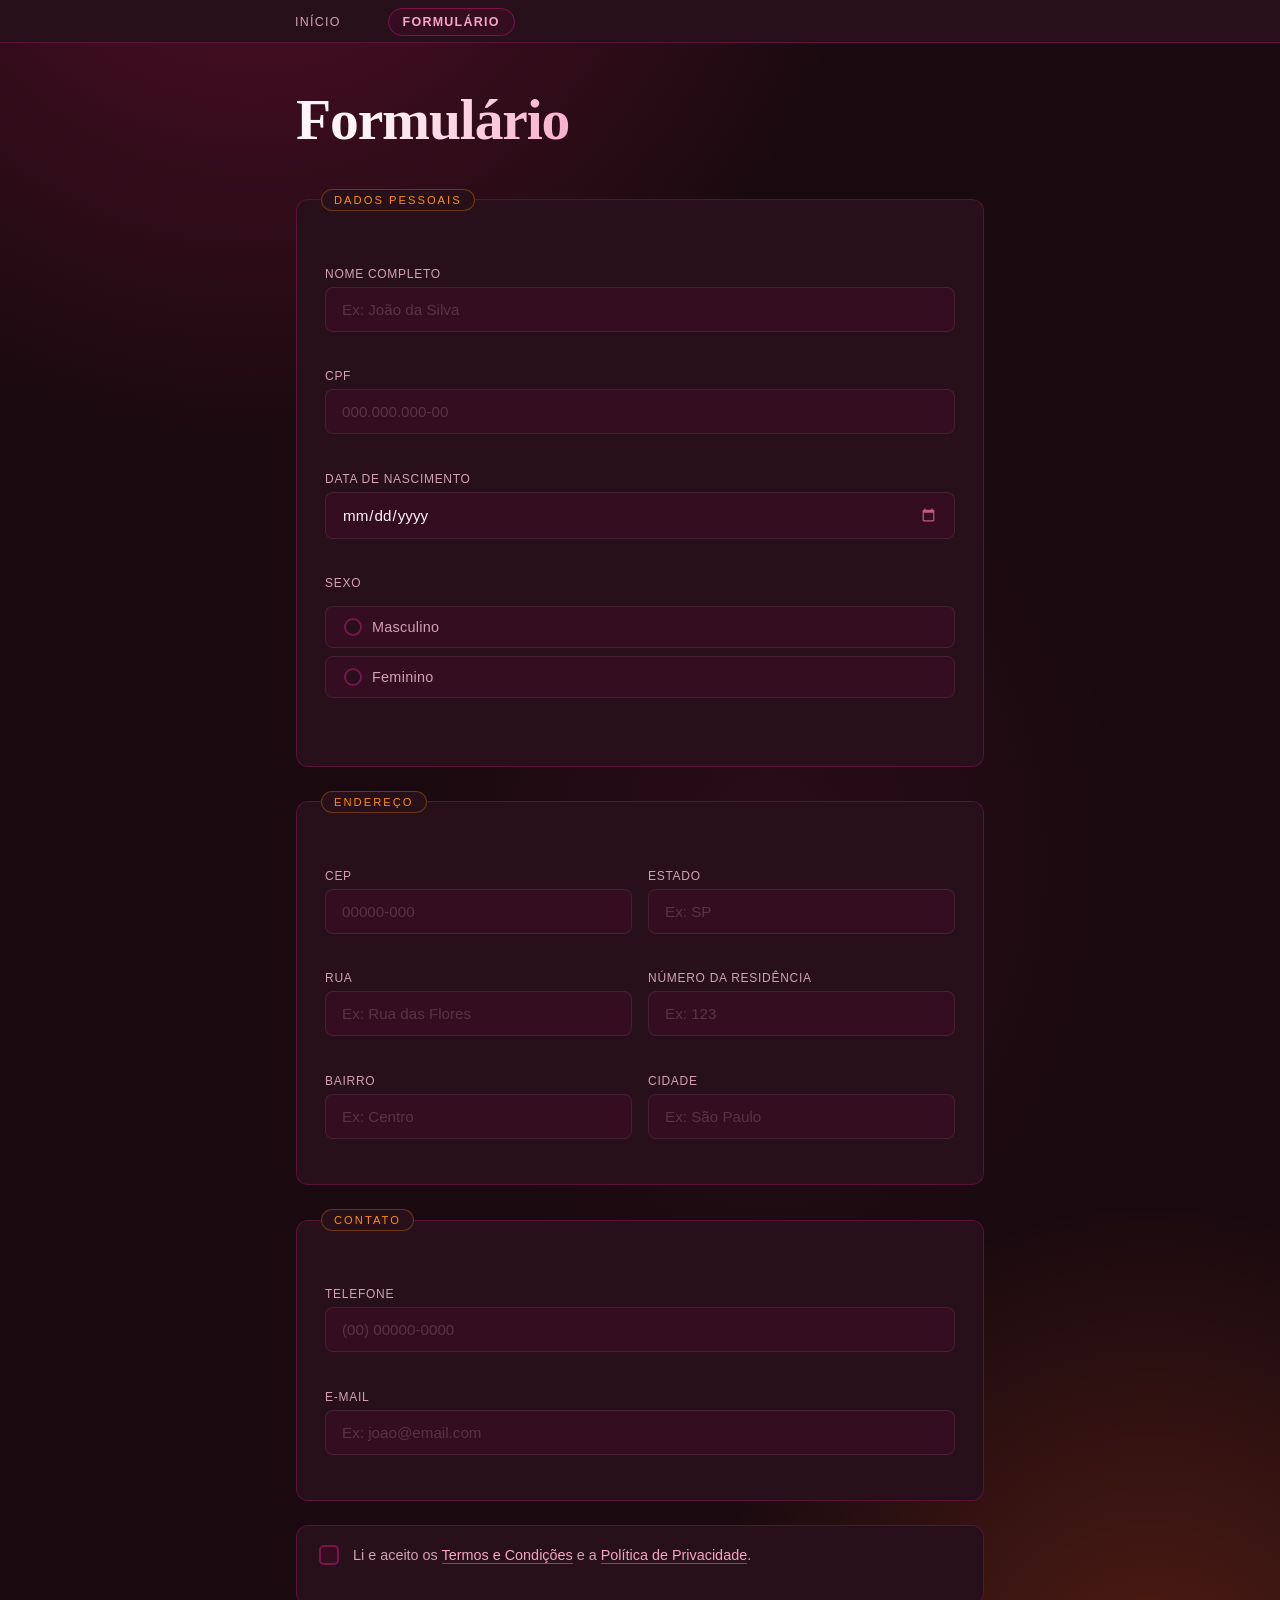
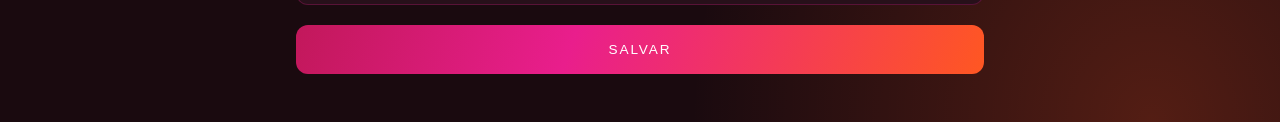
<file: index.html>
<!DOCTYPE html>
<html lang="pt-br">
  <head>
    <meta charset="UTF-8">
    <meta name="viewport" content="width=device-width, initial-scale=1.0">
    <link rel="stylesheet" href="styles.css">
    <title>Formulário</title>
  </head>
  <body>
    <header>
      <nav aria-label="Navegação principal">
        <ul class="nav">
          <li>
            <a href="index.html">Início</a>
          </li>
          <li>
            <a href="tabela.html" aria-current="page">Formulário</a>
          </li>
        </ul>
      </nav>
    </header>

    <main>
      <form id="formulario" novalidate>
        <h1>Formulário</h1>

        <fieldset>
          <legend>Dados Pessoais</legend>
          <p>
            <label for="nome">
              Nome Completo
              <input type="text" name="nome" id="nome" placeholder="Ex: João da Silva" required>
              <span class="erro" id="erro-nome"></span>
            </label>
          </p>
          <p>
            <label for="cpf">
              CPF
              <input type="text" name="cpf" id="cpf" placeholder="000.000.000-00" maxlength="14" required aria-describedby="cpf-ajuda">
              <small class="hidden" id="cpf-ajuda">Digite apenas números</small>
              <span class="erro" id="erro-cpf"></span>
            </label>
          </p>
          <p>
            <label for="data-de-nascimento">
              Data de nascimento
              <input type="date" name="data-de-nascimento" id="data-de-nascimento" required>
              <span class="erro" id="erro-data-de-nascimento"></span>
            </label>
          </p>
          <p>
            <fieldset class="radio-fieldset">
              <legend class="radio-legend">Sexo</legend>
              <label class="radio-label" for="masculino">
                <input type="radio" name="sexo" id="masculino" value="masculino" required>
                <span class="radio-custom" aria-hidden="true"></span>
                Masculino
              </label>
              <label class="radio-label" for="feminino">
                <input type="radio" name="sexo" id="feminino" value="feminino">
                <span class="radio-custom" aria-hidden="true"></span>
                Feminino
              </label>
              <span class="erro" id="erro-sexo"></span>
            </fieldset>
          </p>
        </fieldset>

        <fieldset>
          <legend>Endereço</legend>
          <p>
            <label for="cep">
              CEP
              <input type="text" name="cep" id="cep" placeholder="00000-000" maxlength="9" required aria-describedby="cep-ajuda">
              <small class="hidden" id="cep-ajuda">Digite apenas números</small>
              <span class="erro" id="erro-cep"></span>
            </label>
            <label for="estado">
              Estado
              <input type="text" name="estado" id="estado" placeholder="Ex: SP" maxlength="2" required>
              <span class="erro" id="erro-estado"></span>
            </label>
          </p>
          <p>
            <label for="rua">
              Rua
              <input type="text" name="rua" id="rua" placeholder="Ex: Rua das Flores" required>
              <span class="erro" id="erro-rua"></span>
            </label>
            <label for="numero-da-residencia">
              Número da residência
              <input type="text" name="numero-da-residencia" id="numero-da-residencia" placeholder="Ex: 123" required>
              <span class="erro" id="erro-numero-da-residencia"></span>
            </label>
          </p>
          <p>
            <label for="bairro">
              Bairro
              <input type="text" name="bairro" id="bairro" placeholder="Ex: Centro" required>
              <span class="erro" id="erro-bairro"></span>
            </label>
            <label for="cidade">
              Cidade
              <input type="text" name="cidade" id="cidade" placeholder="Ex: São Paulo" required>
              <span class="erro" id="erro-cidade"></span>
            </label>
          </p>
        </fieldset>

        <fieldset>
          <legend>Contato</legend>
          <p>
            <label for="telefone">
              Telefone
              <input type="tel" name="telefone" id="telefone" placeholder="(00) 00000-0000" maxlength="15" required aria-describedby="tel-ajuda">
              <small class="hidden" id="tel-ajuda">Digite apenas números</small>
              <span class="erro" id="erro-telefone"></span>
            </label>
          </p>
          <p>
            <label for="email">
              E-mail
              <input type="email" name="email" id="email" placeholder="Ex: joao@email.com" required>
              <span class="erro" id="erro-email"></span>
            </label>
          </p>
        </fieldset>

        <p class="termos-wrapper" id="termos-wrapper">
          <label class="termos-label" for="termos">
            <input type="checkbox" name="termos" id="termos" required>
            <span class="termos-custom" aria-hidden="true"></span>
            <span class="termos-texto">
              Li e aceito os <a href="#" class="termos-link">Termos e Condições</a> e a
              <a href="#" class="termos-link">Política de Privacidade</a>.
            </span>
          </label>
          <span class="erro" id="erro-termos"></span>
        </p>

        <button type="submit" class="btn-submit"><span>Salvar</span></button>
      </form>
    </main>

    <script src="script.js"></script>
  </body>
</html>
</file>
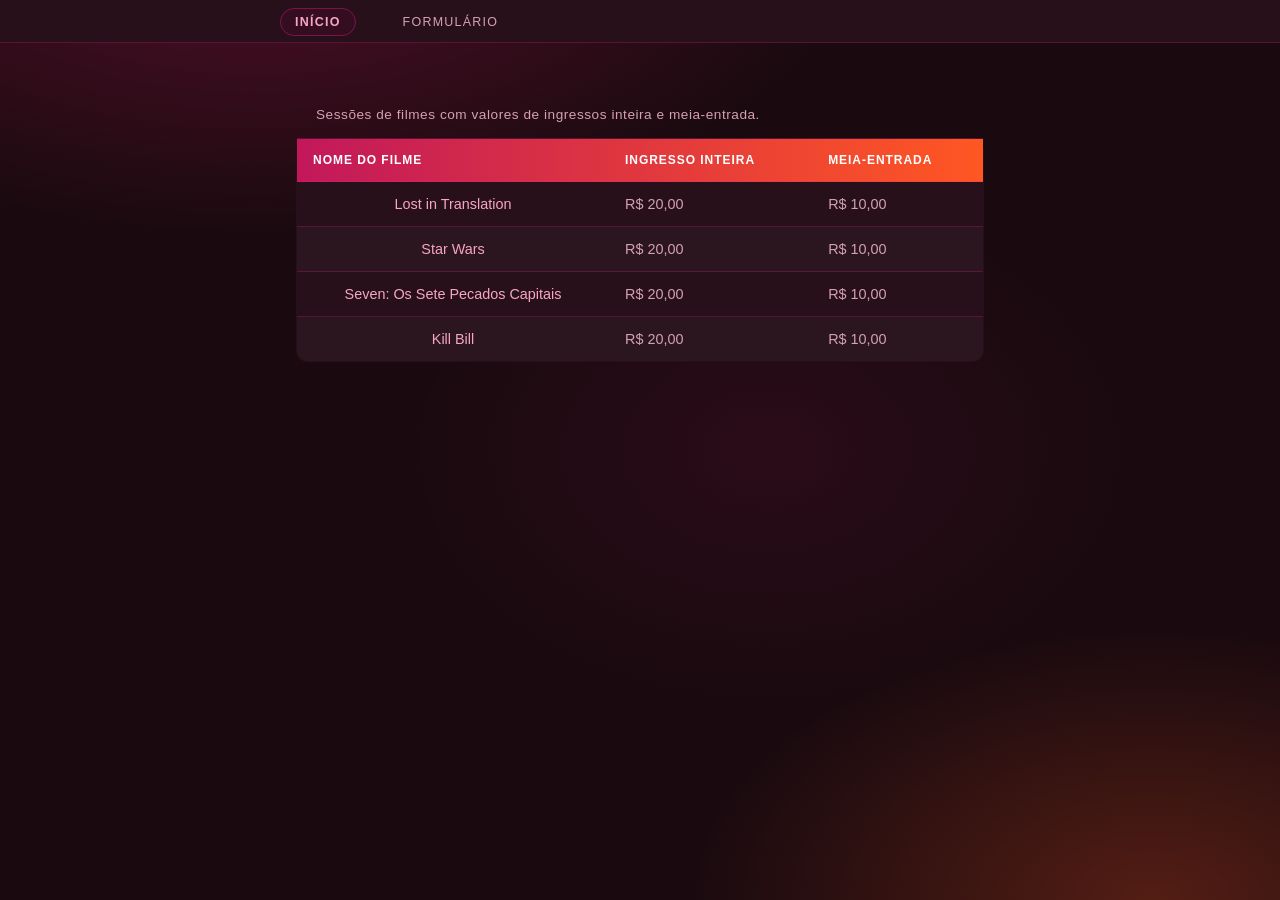
<file: tabela.html>
<!DOCTYPE html>
<html lang="pt-BR">
  <head>
    <meta charset="UTF-8" />
    <meta name="viewport" content="width=device-width, initial-scale=1.0" />
    <title>Exemplos Acessíveis: Tabela de Cinema</title>
    <link rel="stylesheet" href="styles.css">
  </head>
  <body>
    <header>
      <nav aria-label="Navegação principal">
        <ul class="nav">
          <li>
            <a href="index.html" aria-current="page">Início</a>
          </li>
          <li>
            <a href="tabela.html">Formulário</a>
          </li>
        </ul>
      </nav>
    </header>

    <main>
      <table>
        <caption>
          Sessões de filmes com valores de ingressos inteira e meia-entrada.
        </caption>
        <thead>
          <tr>
            <th scope="col">Nome do filme</th>
            <th scope="col">Ingresso inteira</th>
            <th scope="col">Meia-entrada</th>
          </tr>
        </thead>
        <tbody>
          <tr>
            <th scope="row">Lost in Translation</th>
            <td data-label="Ingresso inteira">R$ 20,00</td>
            <td data-label="Meia-entrada">R$ 10,00</td>
          </tr>
          <tr>
            <th scope="row">Star Wars</th>
            <td data-label="Ingresso inteira">R$ 20,00</td>
            <td data-label="Meia-entrada">R$ 10,00</td>
          </tr>
          <tr>
            <th scope="row">Seven: Os Sete Pecados Capitais</th>
            <td data-label="Ingresso inteira">R$ 20,00</td>
            <td data-label="Meia-entrada">R$ 10,00</td>
          </tr>
          <tr>
            <th scope="row">Kill Bill</th>
            <td data-label="Ingresso inteira">R$ 20,00</td>
            <td data-label="Meia-entrada">R$ 10,00</td>
          </tr>
        </tbody>
      </table>
    </main>

  </body>
</html>
</file>
<file: styles.css>
@charset "UTF-8";

:root {
  --pink-deep: #c2185b;
  --pink-mid: #e91e8c;
  --pink-light: #f8a5c5;
  --orange-hot: #ff5722;
  --orange-warm: #ff8f00;
  --bg: #1a0a0f;
  --surface: #27101a;
  --surface-2: #340d20;
  --text: #fff5f8;
  --text-muted: #d4a0b5;
  --border: rgba(233, 30, 140, 0.25);
  --radius: 12px;
  --transition: 0.3s cubic-bezier(0.4, 0, 0.2, 1);
  --erro: #ff6b6b;
}

*, *::before, *::after {
  box-sizing: border-box;
  margin: 0;
  padding: 0;
}

.hidden { display: none; }

/* ── Body ── */
body {
  min-height: 100vh;
  background-color: var(--bg);
  background-image:
    radial-gradient(ellipse 80% 60% at 20% -10%, rgba(194, 24, 91, 0.35) 0%, transparent 60%),
    radial-gradient(ellipse 60% 50% at 90% 100%, rgba(255, 87, 34, 0.25) 0%, transparent 60%),
    radial-gradient(ellipse 40% 40% at 60% 50%, rgba(233, 30, 140, 0.08) 0%, transparent 70%);
  font-family: 'DM Sans', sans-serif;
  display: flex;
  flex-direction: column;
  align-items: stretch;
  padding: 0;
  margin: 0;
}

/* ── Header / Nav ── */
header {
  width: 100%;
  background: var(--surface);
  border-bottom: 1px solid var(--border);
  margin: 0;
}

.nav {
  list-style: none;
  display: flex;
  gap: 2rem;
  padding: 0.75rem 0;
  width: 100%;
  max-width: 720px;
  margin: 0 auto;
}
.nav a {
  color: var(--text-muted);
  text-decoration: none;
  font-size: 0.78rem;
  font-weight: 500;
  letter-spacing: 0.1em;
  text-transform: uppercase;
  padding: 6px 14px;
  border-radius: 20px;
  border: 1px solid transparent;
  transition: color var(--transition), border-color var(--transition), background var(--transition);
}

.nav a:hover {
  color: var(--pink-light);
  border-color: var(--border);
  background: var(--surface-2);
}

.nav a[aria-current="page"] {
  color: var(--pink-light);
  border-color: rgba(233, 30, 140, 0.4);
  background: var(--surface-2);
  font-weight: 600;
}

/* ── Layout principal ── */
main {
  width: 100%;
  max-width: 720px;
  margin: 48px auto;
  padding: 0 16px;
}

@keyframes fadeUp {
  from { opacity: 0; transform: translateY(28px); }
  to   { opacity: 1; transform: translateY(0); }
}

/* ── Título ── */
h1 {
  font-family: 'Playfair Display', serif;
  font-size: clamp(2.4rem, 6vw, 3.6rem);
  font-weight: 900;
  line-height: 1;
  letter-spacing: -0.02em;
  margin-bottom: 40px;
  background: linear-gradient(100deg, #fff5f8 10%, var(--pink-light) 45%, var(--orange-warm) 100%);
  -webkit-background-clip: text;
  -webkit-text-fill-color: transparent;
  background-clip: text;
  animation: fadeUp 0.7s ease both;
}

/* ── Fieldsets principais ── */
fieldset {
  border: 1px solid var(--border);
  border-radius: var(--radius);
  background: var(--surface);
  padding: 32px 28px 28px;
  margin-bottom: 24px;
  position: relative;
  overflow: hidden;
  transition: border-color var(--transition);
  animation: fadeUp 0.7s ease both;
}

fieldset:nth-child(2) { animation-delay: 0.1s; }
fieldset:nth-child(3) { animation-delay: 0.2s; }
fieldset:nth-child(4) { animation-delay: 0.3s; }

fieldset::before {
  content: '';
  position: absolute;
  top: 0; left: 0; right: 0;
  height: 3px;
  background: linear-gradient(90deg, var(--pink-mid), var(--orange-hot));
  opacity: 0;
  transition: opacity var(--transition);
}

fieldset:focus-within { border-color: rgba(233, 30, 140, 0.5); }
fieldset:focus-within::before { opacity: 1; }

legend {
  font-size: 0.7rem;
  font-weight: 500;
  letter-spacing: 0.18em;
  text-transform: uppercase;
  color: var(--orange-warm);
  background: var(--surface);
  padding: 4px 12px;
  border-radius: 20px;
  border: 1px solid rgba(255, 143, 0, 0.3);
  margin-left: -4px;
}

/* ── Parágrafos agrupadores ── */
fieldset p {
  display: flex;
  gap: 16px;
  margin-top: 20px;
  flex-wrap: wrap;
}

fieldset p:first-of-type { margin-top: 24px; }

/* ── Labels ── */
label {
  display: flex;
  flex-direction: column;
  gap: 6px;
  flex: 1;
  min-width: 160px;
  font-size: 0.75rem;
  font-weight: 500;
  letter-spacing: 0.06em;
  text-transform: uppercase;
  color: var(--text-muted);
  transition: color var(--transition);
}

label:focus-within { color: var(--pink-light); }

/* ── Inputs ── */
input[type="text"],
input[type="date"],
input[type="tel"],
input[type="email"] {
  width: 100%;
  background: var(--surface-2);
  border: 1px solid rgba(255, 255, 255, 0.08);
  border-radius: 8px;
  padding: 13px 16px;
  font-family: 'DM Sans', sans-serif;
  font-size: 0.95rem;
  font-weight: 300;
  color: var(--text);
  outline: none;
  transition: border-color var(--transition), box-shadow var(--transition), background var(--transition);
}

input[type="text"]::placeholder,
input[type="tel"]::placeholder,
input[type="email"]::placeholder {
  color: rgba(212, 160, 181, 0.25);
}

input[type="text"]:hover,
input[type="tel"]:hover,
input[type="email"]:hover,
input[type="date"]:hover {
  border-color: rgba(233, 30, 140, 0.35);
  background: rgba(52, 13, 32, 0.9);
}

input[type="text"]:focus,
input[type="tel"]:focus,
input[type="email"]:focus,
input[type="date"]:focus {
  border-color: var(--pink-mid);
  box-shadow: 0 0 0 3px rgba(233, 30, 140, 0.15), 0 0 20px rgba(233, 30, 140, 0.08);
  background: rgba(52, 13, 32, 0.9);
}

input[type="date"]::-webkit-calendar-picker-indicator {
  filter: invert(0.6) sepia(1) saturate(5) hue-rotate(295deg);
  cursor: pointer;
  opacity: 0.7;
}

/* ── Estado de erro nos inputs ── */
input.input-erro {
  border-color: var(--erro) !important;
  box-shadow: 0 0 0 3px rgba(255, 107, 107, 0.15) !important;
}

.erro {
  font-size: 0.72rem;
  font-weight: 400;
  letter-spacing: 0.03em;
  text-transform: none;
  color: var(--erro);
  min-height: 1em;
  display: block;
}

/* ── Fieldset do radio (Sexo) ── */
.radio-fieldset {
  border: none;
  border-radius: 0;
  background: transparent;
  padding: 0;
  margin: 0;
  overflow: visible;
  animation: none;
  flex: 1;
  min-width: 200px;
  display: flex;
  flex-direction: column;
  gap: 8px;
}

.radio-fieldset::before { display: none; }
.radio-fieldset:focus-within { border-color: transparent; }

.radio-legend {
  font-size: 0.75rem;
  font-weight: 500;
  letter-spacing: 0.06em;
  text-transform: uppercase;
  color: var(--text-muted);
  background: transparent;
  border: none;
  padding: 0;
  border-radius: 0;
  margin: 0;
  float: left;
  width: 100%;
  margin-bottom: 8px;
}

.radio-fieldset:focus-within .radio-legend { color: var(--pink-light); }

.radio-label {
  display: flex;
  flex-direction: row;
  align-items: center;
  gap: 10px;
  flex: unset;
  min-width: unset;
  font-size: 0.9rem;
  font-weight: 400;
  letter-spacing: 0.02em;
  text-transform: none;
  color: var(--text-muted);
  cursor: pointer;
  padding: 11px 18px;
  border: 1px solid rgba(255, 255, 255, 0.08);
  border-radius: 8px;
  background: var(--surface-2);
  transition: border-color var(--transition), color var(--transition), background var(--transition);
  user-select: none;
}

.radio-label:hover {
  border-color: rgba(233, 30, 140, 0.35);
  background: rgba(52, 13, 32, 0.9);
  color: var(--text);
}

.radio-label input[type="radio"] {
  position: absolute;
  opacity: 0;
  width: 0;
  height: 0;
}

.radio-custom {
  width: 18px;
  height: 18px;
  min-width: 18px;
  border: 2px solid rgba(233, 30, 140, 0.4);
  border-radius: 50%;
  background: var(--surface);
  display: inline-flex;
  align-items: center;
  justify-content: center;
  transition: border-color var(--transition), background var(--transition), box-shadow var(--transition);
}

.radio-custom::after {
  content: '';
  width: 8px;
  height: 8px;
  border-radius: 50%;
  background: #fff;
  opacity: 0;
  transition: opacity var(--transition), transform var(--transition);
  transform: scale(0.5);
}

.radio-label input[type="radio"]:checked ~ .radio-custom {
  border-color: var(--pink-mid);
  background: linear-gradient(135deg, var(--pink-deep), var(--pink-mid));
  box-shadow: 0 0 0 3px rgba(233, 30, 140, 0.15);
}

.radio-label input[type="radio"]:checked ~ .radio-custom::after {
  opacity: 1;
  transform: scale(1);
}

.radio-label:has(input[type="radio"]:checked) {
  border-color: rgba(233, 30, 140, 0.5);
  color: var(--pink-light);
  background: rgba(52, 13, 32, 0.9);
}

.radio-label input[type="radio"]:focus-visible ~ .radio-custom {
  outline: none;
  box-shadow: 0 0 0 3px rgba(233, 30, 140, 0.3);
  border-color: var(--pink-mid);
}

.radio-fieldset.radio-erro .radio-label {
  border-color: rgba(255, 107, 107, 0.4);
}

/* ── Termos ── */
p.termos-wrapper {
  display: flex;
  flex-direction: column;
  gap: 8px;
  margin-top: 4px;
  margin-bottom: 20px;
  padding: 18px 22px;
  border: 1px solid var(--border);
  border-radius: var(--radius);
  background: var(--surface);
  animation: fadeUp 0.7s 0.32s ease both;
  transition: border-color var(--transition);
}

p.termos-wrapper:focus-within { border-color: rgba(233, 30, 140, 0.5); }

p.termos-wrapper.termos-erro {
  border-color: var(--erro);
  box-shadow: 0 0 0 3px rgba(255, 107, 107, 0.12);
}

.termos-label {
  display: flex;
  flex-direction: row;
  align-items: flex-start;
  gap: 14px;
  cursor: pointer;
  text-transform: none;
  letter-spacing: 0;
  font-size: 0.9rem;
  font-weight: 400;
  color: var(--text-muted);
  flex: unset;
  min-width: unset;
}

.termos-label:focus-within { color: var(--text-muted); }

.termos-label input[type="checkbox"] {
  position: absolute;
  opacity: 0;
  width: 0;
  height: 0;
}

.termos-custom {
  width: 20px;
  height: 20px;
  min-width: 20px;
  border: 2px solid rgba(233, 30, 140, 0.4);
  border-radius: 5px;
  background: var(--surface-2);
  margin-top: 1px;
  display: inline-flex;
  align-items: center;
  justify-content: center;
  transition: border-color var(--transition), background var(--transition), box-shadow var(--transition);
}

.termos-custom::after {
  content: '';
  width: 5px;
  height: 9px;
  border: 2px solid #fff;
  border-top: none;
  border-left: none;
  transform: rotate(45deg) translate(-1px, -1px);
  opacity: 0;
  transition: opacity var(--transition);
}

.termos-label input[type="checkbox"]:checked ~ .termos-custom {
  background: linear-gradient(135deg, var(--pink-deep), var(--pink-mid));
  border-color: var(--pink-mid);
}

.termos-label input[type="checkbox"]:checked ~ .termos-custom::after {
  opacity: 1;
}

.termos-label input[type="checkbox"]:focus-visible ~ .termos-custom {
  outline: none;
  box-shadow: 0 0 0 3px rgba(233, 30, 140, 0.3);
  border-color: var(--pink-mid);
}

.termos-texto { line-height: 1.55; }

.termos-link {
  color: var(--pink-light);
  text-decoration: none;
  border-bottom: 1px solid rgba(248, 165, 197, 0.4);
  transition: color var(--transition), border-color var(--transition);
}

.termos-link:hover {
  color: var(--pink-mid);
  border-color: var(--pink-mid);
}

/* ── Botão ── */
.btn-submit {
  display: block;
  width: 100%;
  margin-top: 8px;
  padding: 17px;
  border: none;
  border-radius: var(--radius);
  background: linear-gradient(110deg, var(--pink-deep) 0%, var(--pink-mid) 40%, var(--orange-hot) 100%);
  color: #fff;
  font-family: 'DM Sans', sans-serif;
  font-size: 0.85rem;
  font-weight: 500;
  letter-spacing: 0.14em;
  text-transform: uppercase;
  cursor: pointer;
  position: relative;
  overflow: hidden;
  transition: transform var(--transition), box-shadow var(--transition), filter var(--transition);
  animation: fadeUp 0.7s 0.4s ease both;
}

.btn-submit::before {
  content: '';
  position: absolute;
  inset: 0;
  background: linear-gradient(110deg, var(--orange-hot), var(--pink-mid), var(--pink-deep));
  opacity: 0;
  transition: opacity var(--transition);
}

.btn-submit:hover {
  transform: translateY(-2px);
  box-shadow: 0 12px 40px rgba(233, 30, 140, 0.45);
  filter: brightness(1.08);
}

.btn-submit:hover::before { opacity: 1; }
.btn-submit:active { transform: translateY(0); }

.btn-submit span {
  position: relative;
  z-index: 1;
}

/* ── Tabela ── */
table {
  width: 100%;
  border-collapse: collapse;
  background: var(--surface);
  border: 1px solid var(--border);
  border-radius: var(--radius);
  overflow: hidden;
  animation: fadeUp 0.7s ease both;
}

caption {
  caption-side: top;
  text-align: left;
  padding: 16px 20px;
  font-size: 0.85rem;
  letter-spacing: 0.04em;
  color: var(--text-muted);
}

thead {
  background: linear-gradient(90deg, var(--pink-deep), var(--orange-hot));
}

thead th {
  padding: 14px 16px;
  font-size: 0.75rem;
  letter-spacing: 0.08em;
  text-transform: uppercase;
  color: #fff;
  text-align: left;
}

tbody tr {
  border-top: 1px solid var(--border);
  transition: background var(--transition);
}

tbody tr:nth-child(even) {
  background: rgba(255, 255, 255, 0.02);
}

tbody tr:hover {
  background: rgba(233, 30, 140, 0.08);
}

td, th[scope="row"] {
  padding: 14px 16px;
  font-size: 0.9rem;
  color: var(--text);
}

th[scope="row"] {
  color: var(--pink-light);
  font-weight: 500;
}

td {
  color: var(--text-muted);
}

/* ── Texto auxiliar ── */
.hint {
  margin-top: 16px;
  font-size: 0.8rem;
  color: var(--text-muted);
}

/* ── Responsividade ── */
@media (max-width: 600px) {
  table { font-size: 0.85rem; }

  thead { display: none; }

  tbody tr {
    display: block;
    margin-bottom: 12px;
    border: 1px solid var(--border);
    border-radius: var(--radius);
    padding: 12px;
  }

  tbody td,
  tbody th {
    display: flex;
    justify-content: space-between;
    padding: 8px 0;
  }

  tbody td::before {
    content: attr(data-label);
    color: var(--text-muted);
    font-size: 0.7rem;
    text-transform: uppercase;
    letter-spacing: 0.05em;
  }
}

@media (max-width: 460px) {
  fieldset { padding: 28px 18px 22px; }
  h1 { margin-bottom: 28px; }
}
</file>
